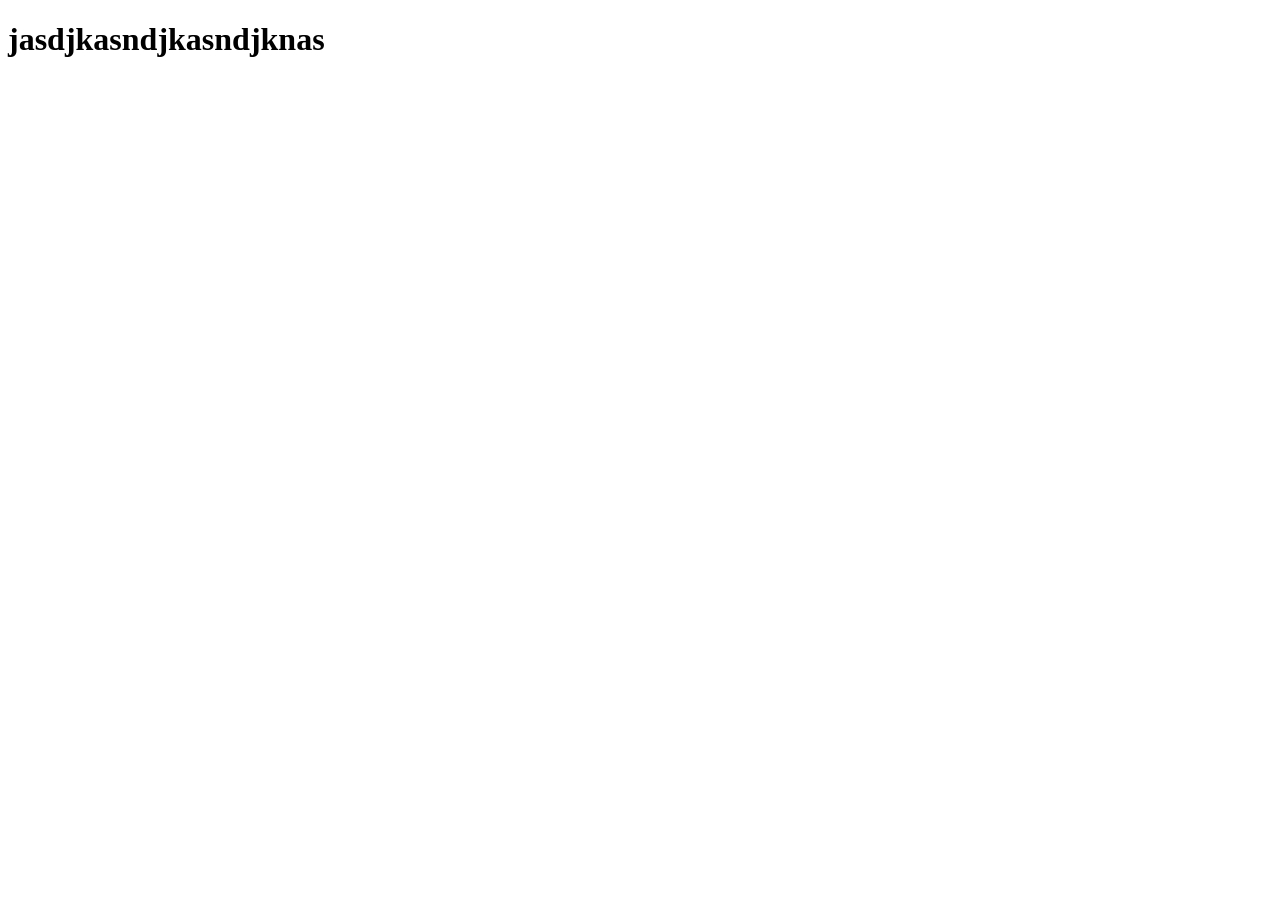
<file: hero/index.html>
<!DOCTYPE html>
<html lang="en">
<head>
    <meta charset="UTF-8">
    <meta name="viewport" content="width=device-width, initial-scale=1.0">
    <title>Document</title>
</head>
<body>
    <h1>jasdjkasndjkasndjknas</h1>
</body>
</html>
</file>
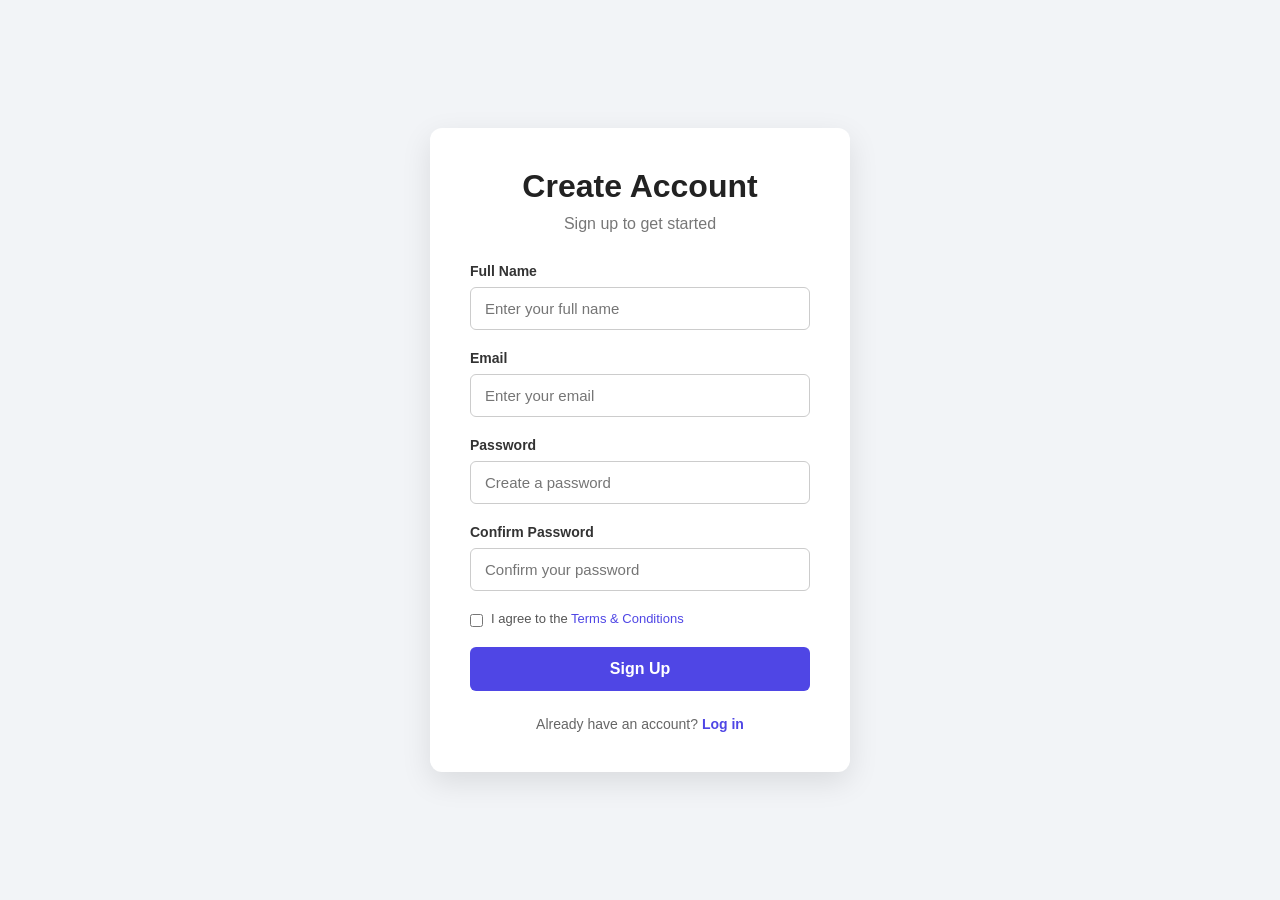
<file: signup/index.html>
<!DOCTYPE html>
<html lang="en">
<head>
    <meta charset="UTF-8">
    <meta name="viewport" content="width=device-width, initial-scale=1.0">

    <title>Sign Up</title>

    <link rel="stylesheet" href="stylesheet.css">
</head>

<body>

    <div class="signup-container">

        <div class="signup-box">

            <h1>Create Account</h1>

            <p class="subtitle">
                Sign up to get started
            </p>

            <form>

                <div class="input-group">
                    <label for="name">Full Name</label>
                    <input
                        type="text"
                        id="name"
                        name="name"
                        placeholder="Enter your full name"
                        required
                    >
                </div>

                <div class="input-group">
                    <label for="email">Email</label>
                    <input
                        type="email"
                        id="email"
                        name="email"
                        placeholder="Enter your email"
                        required
                    >
                </div>

                <div class="input-group">
                    <label for="password">Password</label>
                    <input
                        type="password"
                        id="password"
                        name="password"
                        placeholder="Create a password"
                        required
                    >
                </div>

                <div class="input-group">
                    <label for="confirm-password">Confirm Password</label>
                    <input
                        type="password"
                        id="confirm-password"
                        name="confirm-password"
                        placeholder="Confirm your password"
                        required
                    >
                </div>

                <div class="terms">
                    <input type="checkbox" id="terms" required>

                    <label for="terms">
                        I agree to the
                        <a href="#">Terms & Conditions</a>
                    </label>
                </div>

                <button type="submit">
                    Sign Up
                </button>

            </form>

            <p class="login-text">
                Already have an account?
                <a href="#">Log in</a>
            </p>

        </div>

    </div>

</body>
</html>
</file>
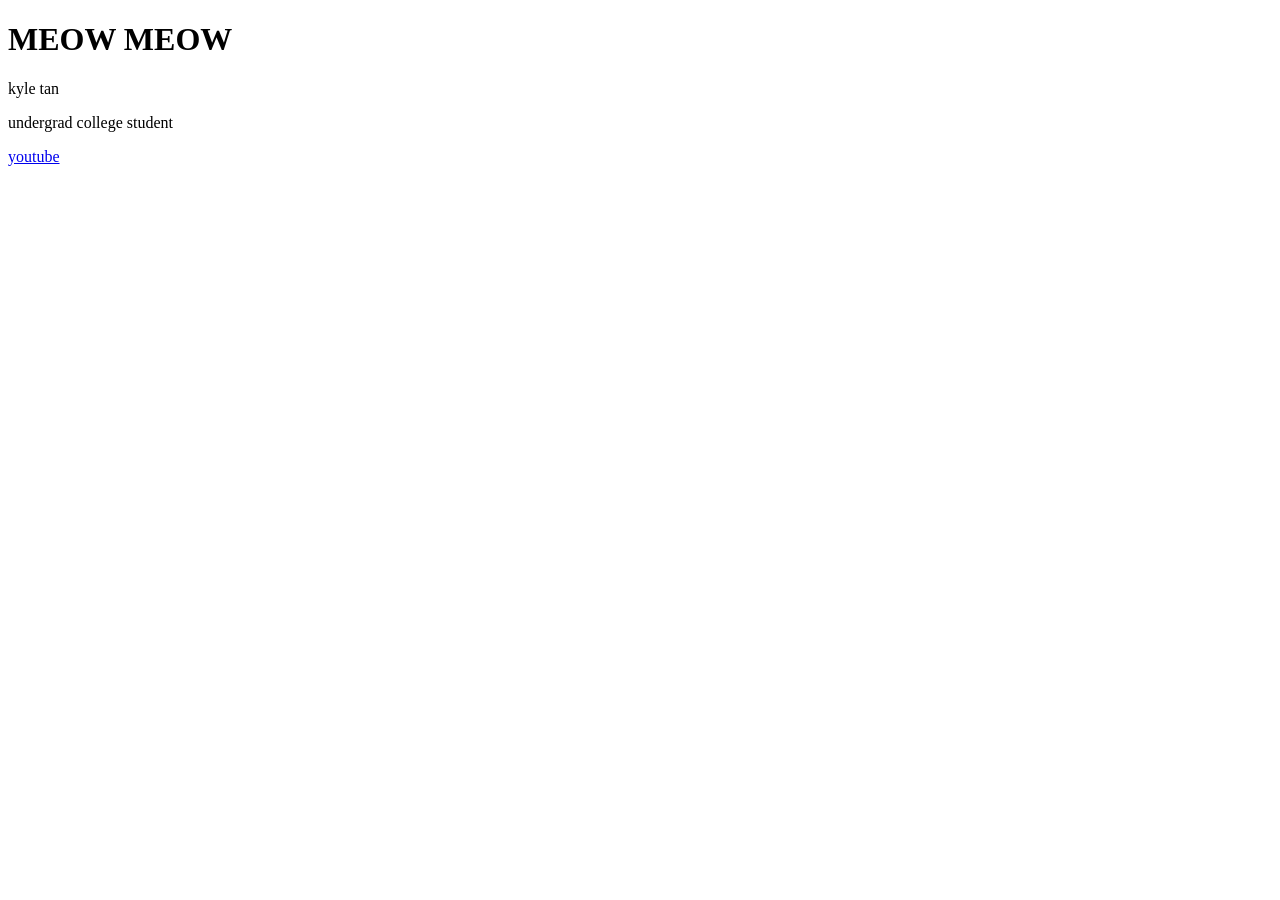
<file: test/index.html>
<!DOCTYPE html>
<html lang="en">
<head>
    <meta charset="UTF-8">
    <meta name="viewport" content="width=device-width, initial-scale=1.0">
    <title>Document</title>
</head>
<body>
    <h1>MEOW MEOW</h1>
    <p>kyle tan</p>
    <p>undergrad college student</p>
    <a href="https://www.youtube.com/" target="_blank">youtube</a>
</body>
</html>
</file>
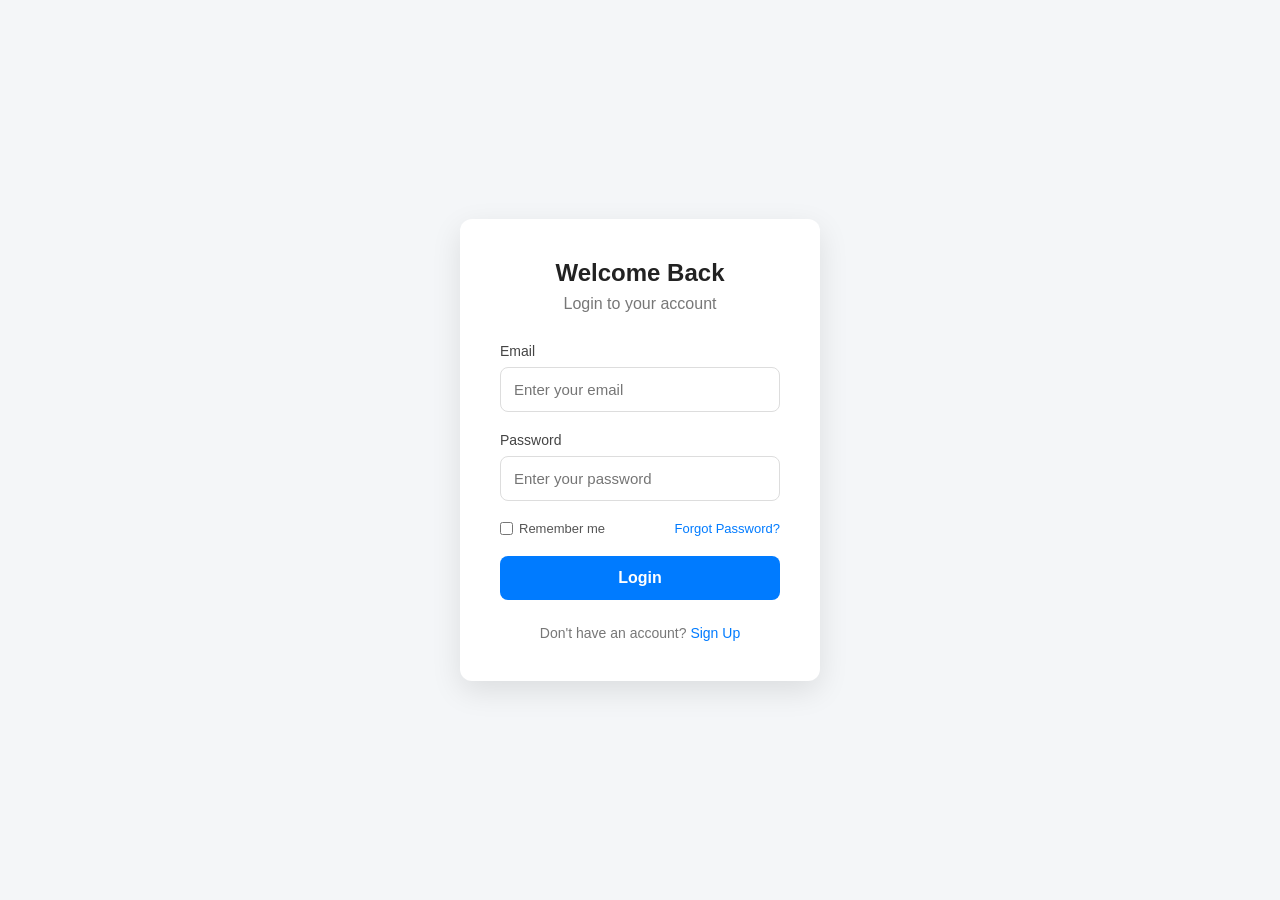
<file: log-in/login.html>
<!DOCTYPE html>
<html lang="en">
<head>
    <meta charset="UTF-8">
    <meta name="viewport" content="width=device-width, initial-scale=1.0">
    <title>Login</title>

    <link rel="stylesheet" href="stylesheet.css">
</head>

<body>

    <div class="login-container">

        <div class="login-box">

            <h2>Welcome Back</h2>
            <p class="subtitle">Login to your account</p>

            <form>

                <div class="input-group">
                    <label for="email">Email</label>
                    <input 
                        type="email" 
                        id="email" 
                        placeholder="Enter your email"
                        required
                    >
                </div>

                <div class="input-group">
                    <label for="password">Password</label>
                    <input 
                        type="password" 
                        id="password" 
                        placeholder="Enter your password"
                        required
                    >
                </div>

                <div class="options">
                    <label class="remember">
                        <input type="checkbox">
                        Remember me
                    </label>

                    <a href="#">Forgot Password?</a>
                </div>

                <button type="submit" class="login-btn">
                    Login
                </button>

            </form>

            <p class="signup">
                Don't have an account?
                <a href="#">Sign Up</a>
            </p>

        </div>

    </div>

</body>
</html>
</file>
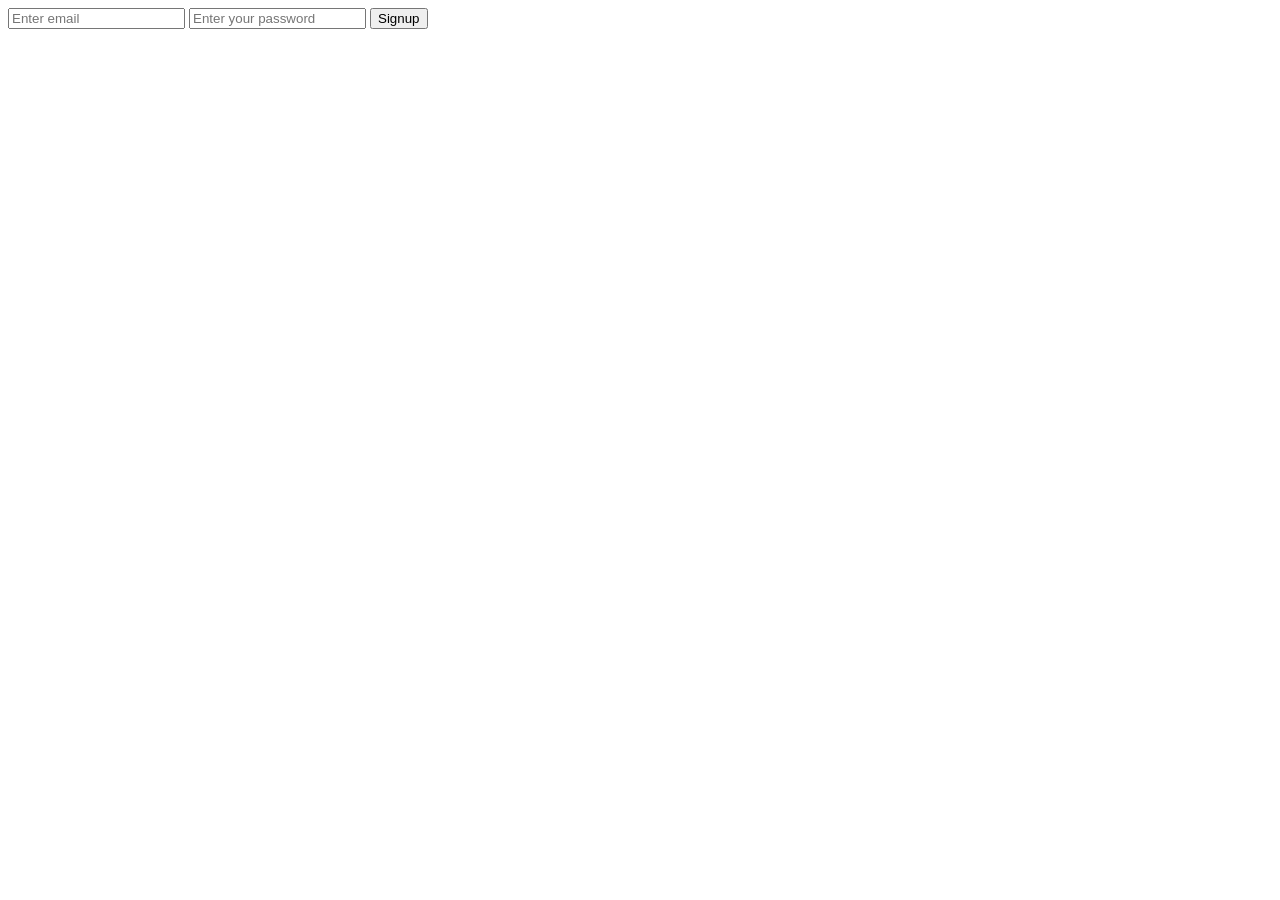
<file: signup/signup.html>
<!DOCTYPE html>
<html lang="en">
<head>
    <meta charset="UTF-8">
    <meta name="viewport" content="width=device-width, initial-scale=1.0">
    <title>Document</title>
</head>
<body>
    <form action="">
        <input type="email" placeholder="Enter email">
        <input type="password" placeholder="Enter your password">
        <button>Signup</button>

    </form>
</body>
</html>
</file>
<file: signup/stylesheet.css>
* {
    margin: 0;
    padding: 0;
    box-sizing: border-box;
}

body {
    font-family: Arial, sans-serif;
    background: #f2f4f7;

    min-height: 100vh;

    display: flex;
    justify-content: center;
    align-items: center;
}

.signup-container {
    width: 100%;
    padding: 20px;
}

.signup-box {
    width: 100%;
    max-width: 420px;

    margin: auto;
    padding: 40px;

    background: white;

    border-radius: 12px;

    box-shadow: 0 10px 30px rgba(0, 0, 0, 0.1);
}

h1 {
    text-align: center;
    margin-bottom: 10px;

    color: #222;
}

.subtitle {
    text-align: center;

    color: #777;

    margin-bottom: 30px;
}

.input-group {
    margin-bottom: 20px;
}

.input-group label {
    display: block;

    margin-bottom: 8px;

    font-size: 14px;
    font-weight: bold;

    color: #333;
}

.input-group input {
    width: 100%;

    padding: 12px 14px;

    border: 1px solid #ccc;
    border-radius: 6px;

    font-size: 15px;

    outline: none;

    transition: 0.2s;
}

.input-group input:focus {
    border-color: #4f46e5;

    box-shadow: 0 0 0 3px rgba(79, 70, 229, 0.1);
}

.terms {
    display: flex;

    align-items: flex-start;

    gap: 8px;

    margin-bottom: 20px;

    font-size: 13px;

    color: #555;
}

.terms input {
    margin-top: 3px;
}

.terms a {
    color: #4f46e5;

    text-decoration: none;
}

.terms a:hover {
    text-decoration: underline;
}

button {
    width: 100%;

    padding: 13px;

    border: none;
    border-radius: 6px;

    background: #4f46e5;

    color: white;

    font-size: 16px;
    font-weight: bold;

    cursor: pointer;

    transition: 0.2s;
}

button:hover {
    background: #4338ca;
}

.login-text {
    text-align: center;

    margin-top: 25px;

    font-size: 14px;

    color: #666;
}

.login-text a {
    color: #4f46e5;

    font-weight: bold;

    text-decoration: none;
}

.login-text a:hover {
    text-decoration: underline;
}

@media (max-width: 480px) {

    .signup-box {
        padding: 30px 20px;
    }

    h1 {
        font-size: 26px;
    }
}
</file>
<file: log-in/stylesheet.css>
* {
    margin: 0;
    padding: 0;
    box-sizing: border-box;
}

body {
    font-family: Arial, sans-serif;
    min-height: 100vh;

    display: flex;
    justify-content: center;
    align-items: center;

    background: #f4f6f8;
}

.login-container {
    width: 100%;
    max-width: 400px;
    padding: 20px;
}

.login-box {
    background: #ffffff;
    padding: 40px;

    border-radius: 12px;

    box-shadow:
        0 10px 30px rgba(0, 0, 0, 0.1);
}

.login-box h2 {
    text-align: center;
    color: #222;
    margin-bottom: 8px;
}

.subtitle {
    text-align: center;
    color: #777;
    margin-bottom: 30px;
}

/* Input fields */

.input-group {
    margin-bottom: 20px;
}

.input-group label {
    display: block;
    margin-bottom: 8px;

    color: #444;
    font-size: 14px;
    font-weight: 500;
}

.input-group input {
    width: 100%;
    padding: 13px;

    border: 1px solid #ddd;
    border-radius: 8px;

    font-size: 15px;
    outline: none;

    transition: 0.2s;
}

.input-group input:focus {
    border-color: #007bff;

    box-shadow:
        0 0 0 3px rgba(0, 123, 255, 0.1);
}

/* Remember + Forgot Password */

.options {
    display: flex;
    justify-content: space-between;
    align-items: center;

    margin-bottom: 20px;

    font-size: 13px;
}

.remember {
    display: flex;
    align-items: center;
    gap: 6px;

    color: #555;
}

.options a {
    color: #007bff;
    text-decoration: none;
}

.options a:hover {
    text-decoration: underline;
}

/* Login Button */

.login-btn {
    width: 100%;
    padding: 13px;

    border: none;
    border-radius: 8px;

    background: #007bff;
    color: white;

    font-size: 16px;
    font-weight: 600;

    cursor: pointer;

    transition: 0.2s;
}

.login-btn:hover {
    background: #0056b3;
}

/* Sign Up */

.signup {
    text-align: center;

    margin-top: 25px;

    color: #777;
    font-size: 14px;
}

.signup a {
    color: #007bff;
    text-decoration: none;
    font-weight: 500;
}

.signup a:hover {
    text-decoration: underline;
}

/* Mobile */

@media (max-width: 480px) {

    .login-box {
        padding: 30px 25px;
    }

}
</file>
